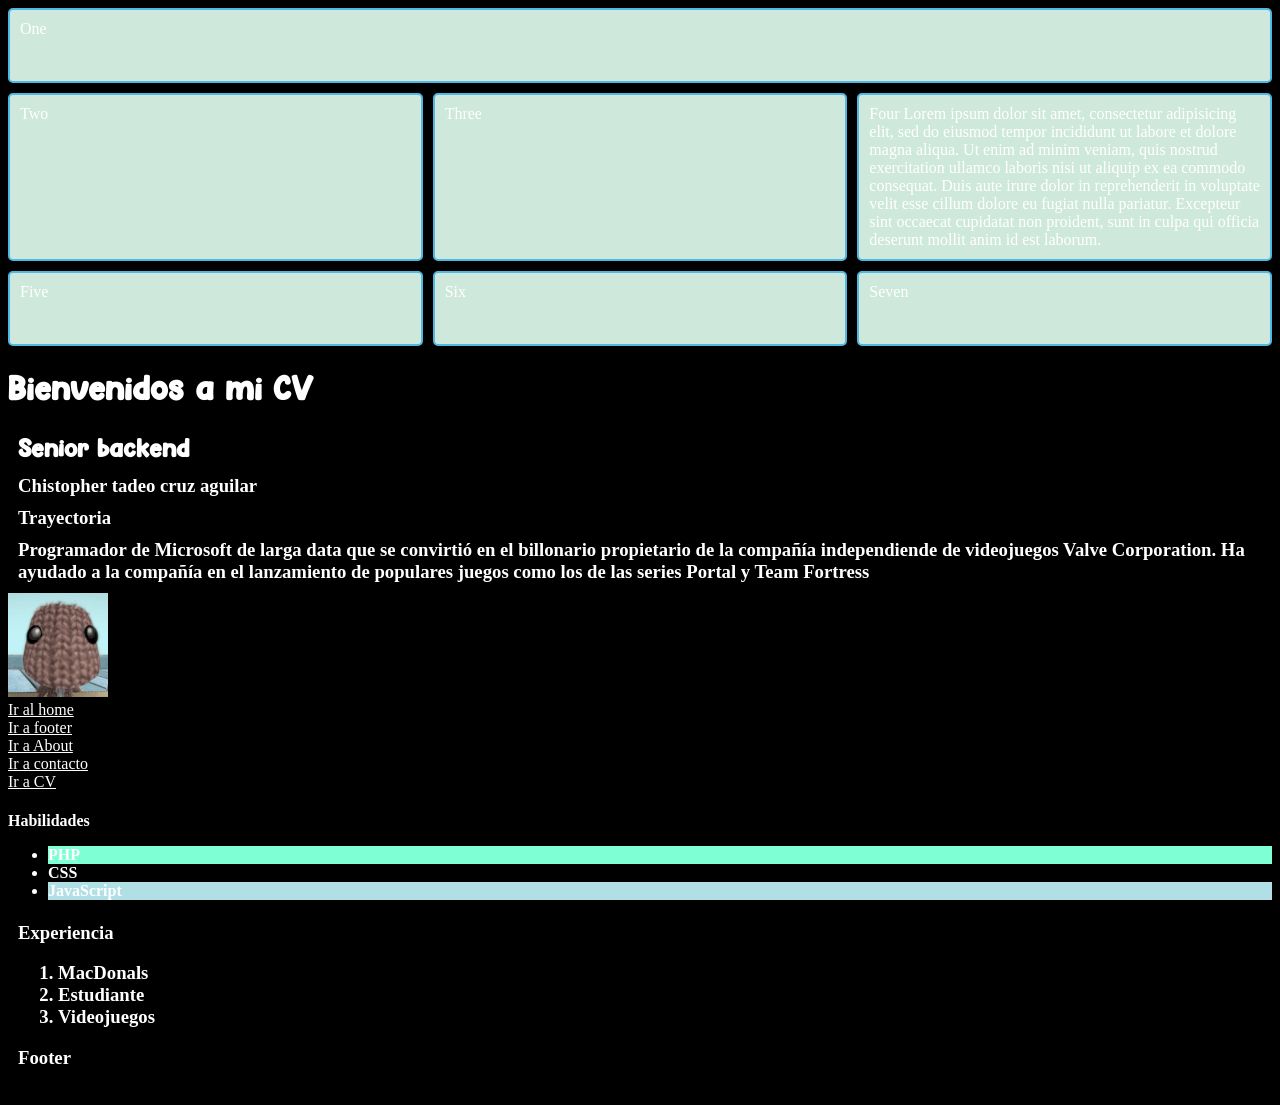
<file: index.html>
<!DOCTYPE html>
<html lang="en">
<head>
    <meta charset="UTF-8">
    <meta name="viewport" content="width=device-width, initial-scale=1.0">
    <title>MiPaginaWeb</title>
    
    <link rel="stylesheet" type="text/css" href="public/css/style.css">
    <style>
        body{
            background-color: black;
            color:white;
        }
    </style>
</head>
<body>

    
    <div class="container">

		  <div class="one">
		  	One
		  </div>
		  <div>Two</div>
		  <div>Three</div>
		  <div>Four Lorem ipsum dolor sit amet, consectetur adipisicing elit, sed do eiusmod
		  tempor incididunt ut labore et dolore magna aliqua. Ut enim ad minim veniam,
		  quis nostrud exercitation ullamco laboris nisi ut aliquip ex ea commodo
		  consequat. Duis aute irure dolor in reprehenderit in voluptate velit esse
		  cillum dolore eu fugiat nulla pariatur. Excepteur sint occaecat cupidatat non
		  proident, sunt in culpa qui officia deserunt mollit anim id est laborum.</div>
		  <div>Five</div>
		  <div>Six</div>
		  <div>Seven</div>
	</div>
    
    <h1>
        Bienvenidos a mi CV
    </h1>

    <h2>
        Senior backend 
    </h2>

    <h3>
        Chistopher tadeo cruz aguilar
    </h3>

    <h3>
        Trayectoria 
    </h3>

    <h3>
        Programador de Microsoft de larga data que se convirtió en el billonario propietario de la compañía independiende de videojuegos Valve Corporation. Ha ayudado a la compañía en el lanzamiento de populares juegos como los de las series Portal y Team Fortress
    </h3>


    <div>
        <img width="100" src="e.jpeg" alt="Foto de perfil">

        <br>

        <a href="index.html" style="color: white;">
            Ir al home 
        </a>

        <br>

        <a href="#footer" style="color: white;">
            Ir a footer 
        </a>

         <br>

        <a href="about.html" style="color: white;">
            Ir a About 
        </a>

        <br>

        <a href="contact.html" style="color: white;">
            Ir a contacto  
        </a>

        <br>
        
        <a href="Views/work.html" style="color: white;">
            Ir a CV
        </a>

    </div>

    <div id = "Listas" >

        <h4>
        Habilidades
        <ul>
            <li>
                PHP
            </li>
            <li>
                CSS
            </li>
            <li>
                JavaScript
            </li>
        </ul>
    </h4>


    <h3>
        Experiencia
        <ol>
            <li>
                MacDonals
            </li>
            <li>
                Estudiante
            </li>
            <li>
                Videojuegos
            </li>
        </ol>
    </h3>

    </div>

    <div id ="footer">
        <h3>
            Footer 
        </h3>

    </div>

    <br>



</body>
</html>
</file>
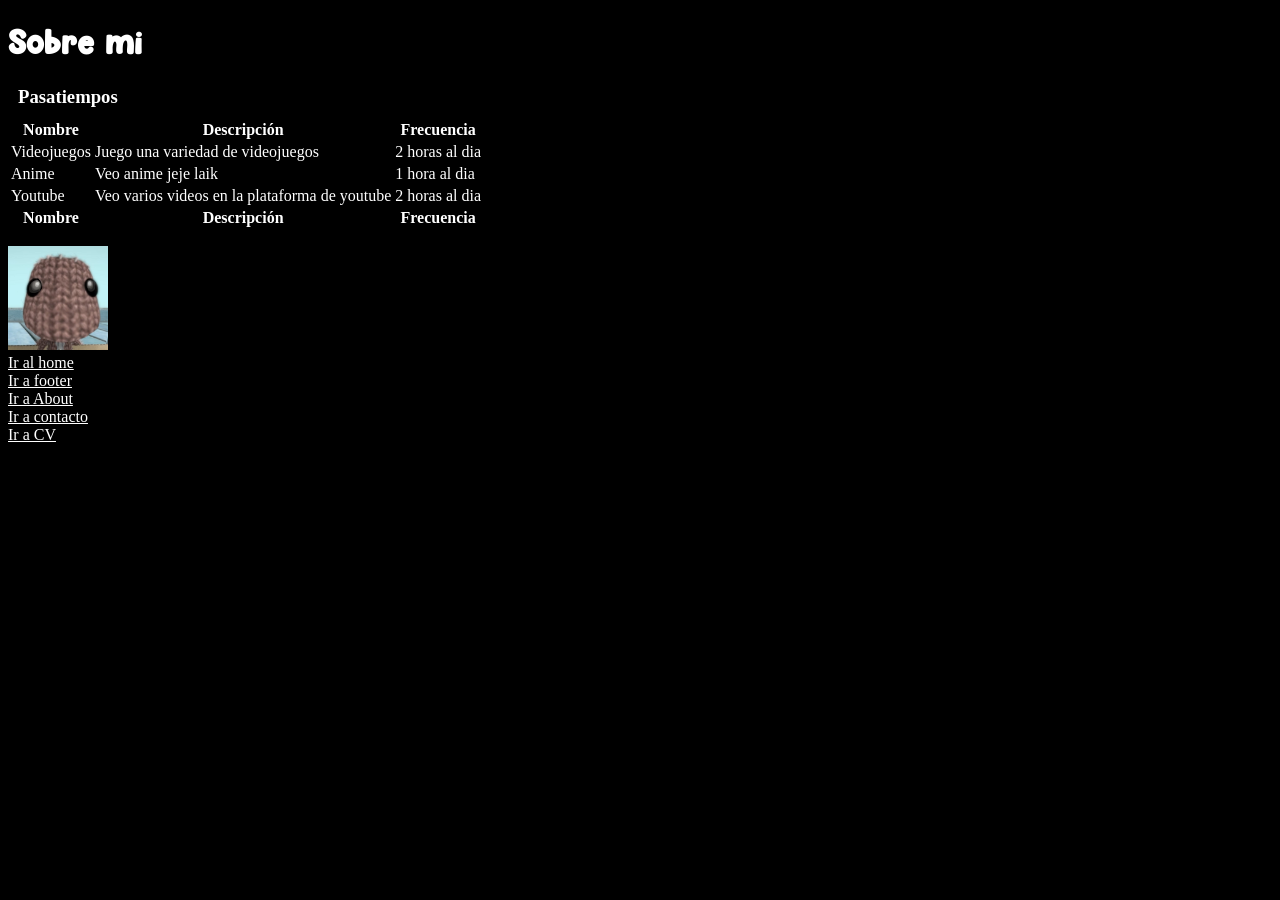
<file: about.html>
<!DOCTYPE html>
<html lang="en">
<head>
    <meta charset="UTF-8">
    <meta name="viewport" content="width=device-width, initial-scale=1.0">
    <title>Sobre mi</title>

    <link rel="stylesheet" type="text/css" href="../public/css/style.css">
    <style>
        body{
            background-color: black;
            color:white;
        }
    </style>

</head>
<body>
    <h1>
        Sobre mi 
    </h1>

    <h3>
        Pasatiempos
    </h3>

    <div id="contenido">
        <table>
            <thead>
                <th>
                    Nombre
                </th>
                <th>
                    Descripción
                </th>
                <th>
                    Frecuencia 
                </th>
            </thead>
            <tbody>
                <tr>
                    <td>
                        Videojuegos
                    </td>
                    <td>
                        Juego una variedad de videojuegos
                    </td>
                    <td>
                        2 horas al dia
                    </td>
                   
                </tr>
                <tr>
                    <td>
                        Anime
                    </td>
                    <td>
                        Veo anime jeje laik
                    </td>
                    <td>
                        1 hora al dia
                    </td>
                </tr>
                <tr>
                    <td>
                        Youtube
                    </td>
                    <td>
                        Veo varios videos en la plataforma de youtube
                    </td>
                    <td>
                        2 horas al dia
                    </td>
                </tr>
            </tbody>
            <tfoot>
                <th>
                    Nombre
                </th>
                <th>
                    Descripción
                </th>
                <th>
                    Frecuencia 
                </th>
            </tfoot>
        </table>

    </div>

    <p>
        <img width="100" src="e.jpeg" alt="Foto de perfil" >

        <br>

        <a href="index.html" style="color: white;">
            Ir al home 
        </a>

        <br>

        <a href="#footer" style="color: white;">
            Ir a footer 
        </a>

         <br>

        <a href="about.html" style="color: white;">
            Ir a About 
        </a>

        <br>

        <a href="contact.html" style="color: white;">
            Ir a contacto  
        </a>

        <br>
        
        <a href="Views/work.html" style="color: white;">
            Ir a CV
        </a>
    </p>
    
</body>
</html>
</file>
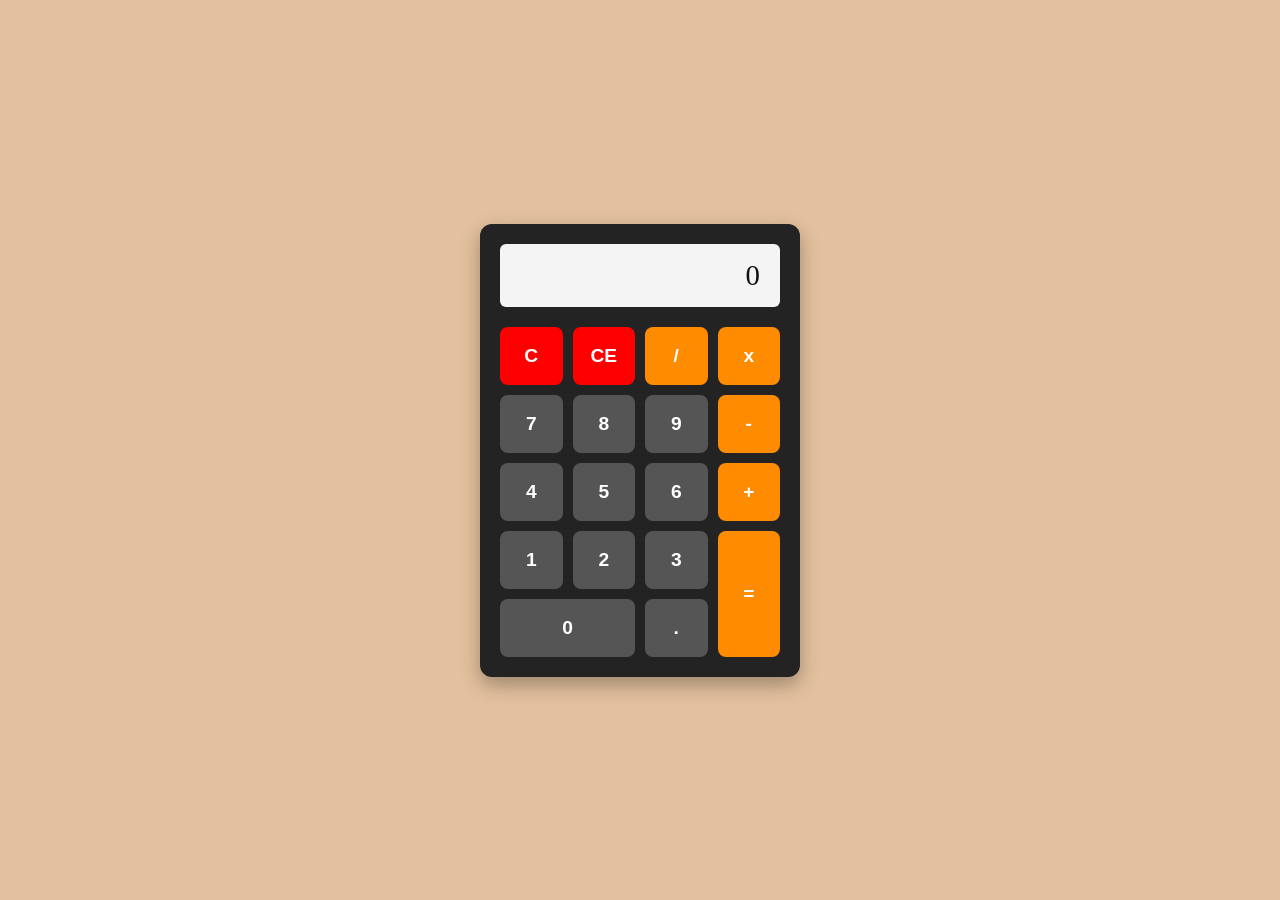
<file: calculate.html>
<!DOCTYPE html>
<html lang="es">
<head>
  <meta charset="UTF-8">
  <meta name="viewport" content="width=device-width, initial-scale=1.0">
  <title>Calculadora Sencilla</title>
  <style>
    * {
      box-sizing: border-box;
      margin: 0;
      padding: 0;
      font-family: 'Arial', sans-serif;
    }

    body {
      background-color: #e3c19e;
      display: flex;
      justify-content: center;
      align-items: center;
      min-height: 100vh;
    }

    /* Contenedor de la calculadora */
    .calculator {
      background-color: #232323;
      width: 320px;
      padding: 20px;
      border-radius: 12px;
      box-shadow: 0px 8px 20px rgba(0, 0, 0, 0.3);
    }

    /* Pantalla */
    .display {
      background-color: #f4f4f4;
      color: #111;
      font-family: 'Times New Roman', serif;
      font-size: 1.8rem;
      text-align: right;
      padding: 15px 20px;
      border-radius: 6px;
      margin-bottom: 20px;
      min-height: 60px;
      display: flex;
      align-items: center;
      justify-content: flex-end;
    }

    /* Distribución en Grid */
    .buttons {
      display: grid;
      grid-template-columns: repeat(4, 1fr);
      gap: 10px;
    }

    /* Botones */
    .btn {
      border: none;
      border-radius: 8px;
      font-size: 1.2rem;
      font-weight: bold;
      color: #ffffff;
      padding: 18px 0;
      cursor: pointer;
      display: flex;
      justify-content: center;
      align-items: center;
    }

    .btn:active {
      transform: scale(0.96);
    }

    .btn-gray { background-color: #555555; }
    .btn-gray:hover { background-color: #666666; }

    .btn-red { background-color: #ff0000; }
    .btn-red:hover { background-color: #e60000; }

    .btn-orange { background-color: #ff8c00; }
    .btn-orange:hover { background-color: #e07b00; }

    .btn-zero { grid-column: span 2; }
    .btn-equal { grid-row: span 2; height: 100%; }
  </style>
</head>
<body>

  <div class="calculator">
    <!-- Pantalla -->
    <div id="pantalla" class="display">0</div>

    <!-- Botones -->
    <div class="buttons">
      <!-- Fila 1 -->
      <button class="btn btn-red" onclick="limpiarC()">C</button>
      <button class="btn btn-red" onclick="limpiarCE()">CE</button>
      <button class="btn btn-orange" onclick="operar('/')">/</button>
      <button class="btn btn-orange" onclick="operar('x')">x</button>

      <!-- Fila 2 -->
      <button class="btn btn-gray" onclick="pressNumero('7')">7</button>
      <button class="btn btn-gray" onclick="pressNumero('8')">8</button>
      <button class="btn btn-gray" onclick="pressNumero('9')">9</button>
      <button class="btn btn-orange" onclick="operar('-')">-</button>

      <!-- Fila 3 -->
      <button class="btn btn-gray" onclick="pressNumero('4')">4</button>
      <button class="btn btn-gray" onclick="pressNumero('5')">5</button>
      <button class="btn btn-gray" onclick="pressNumero('6')">6</button>
      <button class="btn btn-orange" onclick="operar('+')">+</button>

      <!-- Fila 4 -->
      <button class="btn btn-gray" onclick="pressNumero('1')">1</button>
      <button class="btn btn-gray" onclick="pressNumero('2')">2</button>
      <button class="btn btn-gray" onclick="pressNumero('3')">3</button>
      <button class="btn btn-orange btn-equal" onclick="calcular()">=</button>

      <!-- Fila 5 -->
      <button class="btn btn-gray btn-zero" onclick="pressNumero('0')">0</button>
      <button class="btn btn-gray" onclick="pressNumero('.')">.</button>
    </div>
  </div>

  <script>
    
    
    let num1 = '';
    let num2 = '';
    var ope = '';

    let pantalla = document.getElementById('pantalla');

    
    function pressNumero(n) {
      if (ope === '') {
        num1 += n;
        pantalla.innerText = num1;
      } else {
        num2 += n;
        pantalla.innerText = num1 + ope + num2;
      }
    }

    
    function operar(o) {
      if (num1 !== '') {
        ope = o;
        pantalla.innerText = num1 + ope;
      }
    }

    
    function calcular() {
      if (num1 !== '' && num2 !== '' && ope !== '') {
        
        let expresion = num1 + ope + num2;

        expresion = expresion.replace('x', '*');

        let resultado = eval(expresion);

        pantalla.innerText = resultado;

        num1 = resultado.toString();
        num2 = '';
        ope = '';
      }
    }

    
    function limpiarC() {
      num1 = '';
      num2 = '';
      ope = '';
      pantalla.innerText = '0';
    }

    
    function limpiarCE() {
      if (num2 !== '') {
        num2 = '';
        pantalla.innerText = num1 + ope;
      } else if (ope !== '') {
        ope = '';
        pantalla.innerText = num1;
      } else {
        num1 = '';
        pantalla.innerText = '0';
      }
    }
  </script>

</body>
</html>
</file>
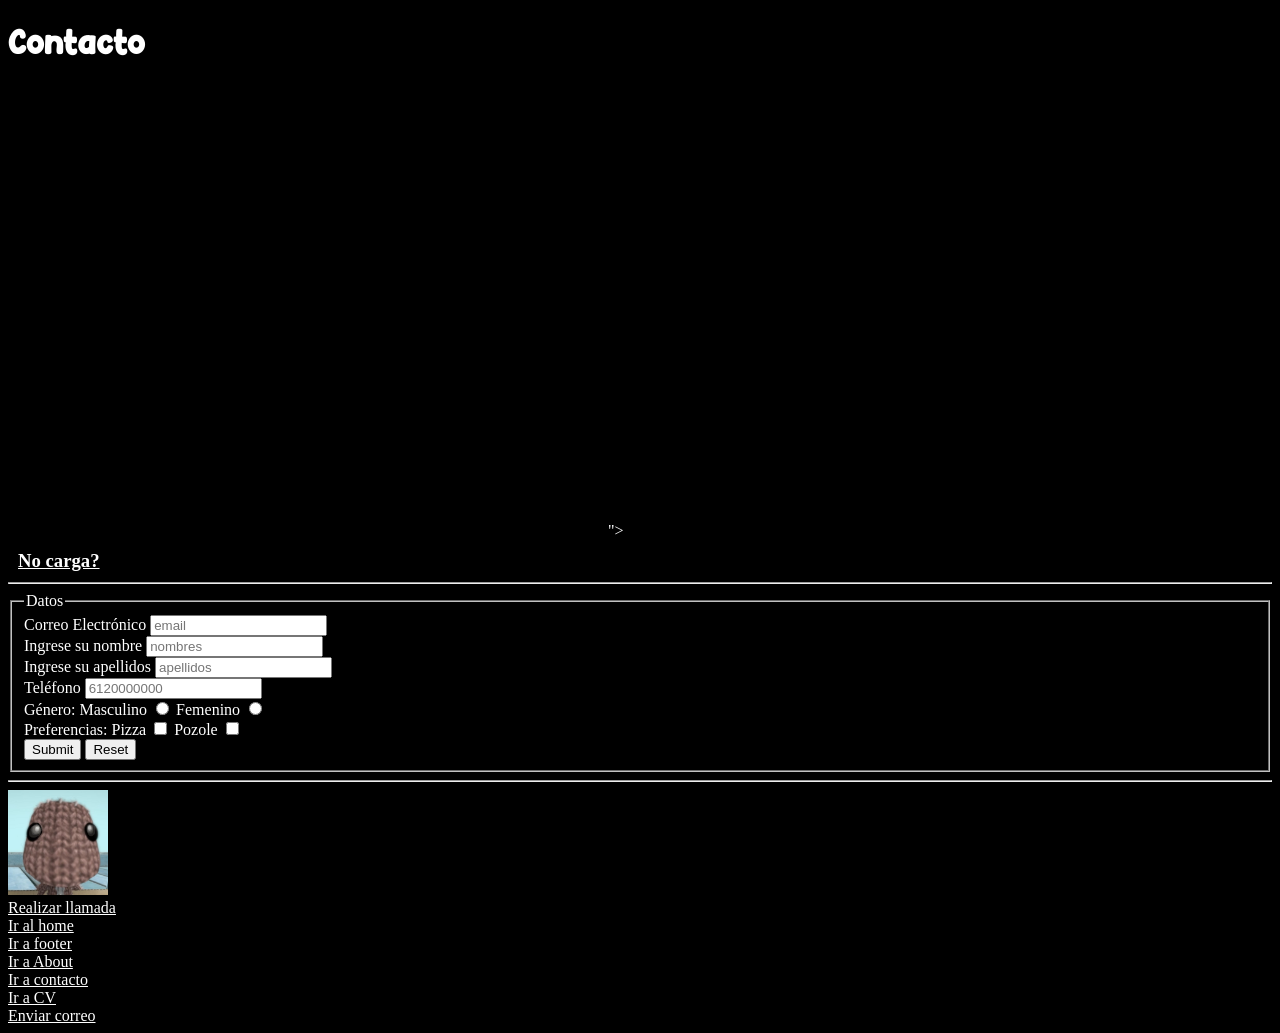
<file: contact.html>
<!DOCTYPE html>
<html lang="en">
<head>
    <meta charset="UTF-8">
    <meta name="viewport" content="width=device-width, initial-scale=1.0">
    <title>Contacto</title>

    <link rel="stylesheet" type="text/css" href="../public/css/style.css">  
    <style>
        body{
            background-color: black;
            color:white;
        }
    </style>
</head>
<body>
    <h1>
        Contacto
    </h1>

    <iframe src="https://www.google.com/maps/embed?pb=!1m14!1m12!1m3!1d3240.6374325733414!2d-110.3247002998546!3d24.1203907368143!2m3!1f0!2f0!3f0!3m2!1i1024!2i768!4f13.1!5e0!3m2!1ses-419!2sus!4v1790036752324!5m2!1ses-419!2sus"
     width="600" height="450" style="border:0;" allowfullscreen="" loading="lazy" referrerpolicy="strict-origin-when-cross-origin"></iframe>">

    <br>

    <a href="https://www.google.com/maps" target="_blank" style="color: white;" >

        <h3>
            No carga?
        </h3>
    </a>

    <div>
         <hr>
            <form action="">
                <fieldset>
                    <legend>
                        Datos
                    </legend>
                    <div>
                        <label for="email_address">
                            Correo Electrónico
                        </label>
                        <input type="email" placeholder="email" id="email_address">
                    </div>
                    
                    <div>
                        <label for="name_user">
                            Ingrese su nombre
                        </label>
                        <input type="text" placeholder="nombres" id="name_user">
                    </div>
                    
                    <div>
                        <label for="Lastname_user">
                            Ingrese su apellidos
                        </label>
                        <input type="text" placeholder="apellidos" id="Lastname_user">
                        <br>
                        <label for="phone_user">
                            Teléfono
                        </label>
                        <input type="number" placeholder="6120000000" id="phone_user">
                    </div>
                    
                    <div>
                        <label for="">
                            Género:
                        </label>
                        <label for="">
                            Masculino
                        </label>
                        <input type="radio" name="gender" value="M">
                        <label for="">
                            Femenino
                        </label>
                        <input type="radio" name="gender" value="F">
                    </div>

                    <div>
                        <label for="">
                            Preferencias:
                        </label>
                        <label for="">
                            Pizza
                        </label>
                        <input type="checkbox" placeholder="">
                        <label for="">
                            Pozole
                        </label>
                        <input type="checkbox" placeholder="">
                    </div>

                    <div>
                        <input type="submit">
                        <input type="reset">
                    </div>
                </fieldset>
            </form>
        <hr>
    </div>

    <div id="enlaces">
        <img width="100" src="e.jpeg" alt="Foto de perfil">
       

        <br>

        <a href="tel=6120000000"style="color: white;">
            Realizar llamada
        </a>

        <br>

        <a href="index.html" style="color: white;">
            Ir al home 
        </a>

        <br>

        <a href="#footer" style="color: white;">
            Ir a footer 
        </a>

         <br>

        <a href="about.html" style="color: white;">
            Ir a About 
        </a>

        <br>

        <a href="contact.html" style="color: white;">
            Ir a contacto  
        </a>

        <br>

        <a href="Views/work.html" style="color: white;">
            Ir a CV
        </a>

        <br>

        <a href="mailto:correo@ejemplo.com" style="color: white;">
        Enviar correo
        </a>
    </div>

</body>
</html>
</file>
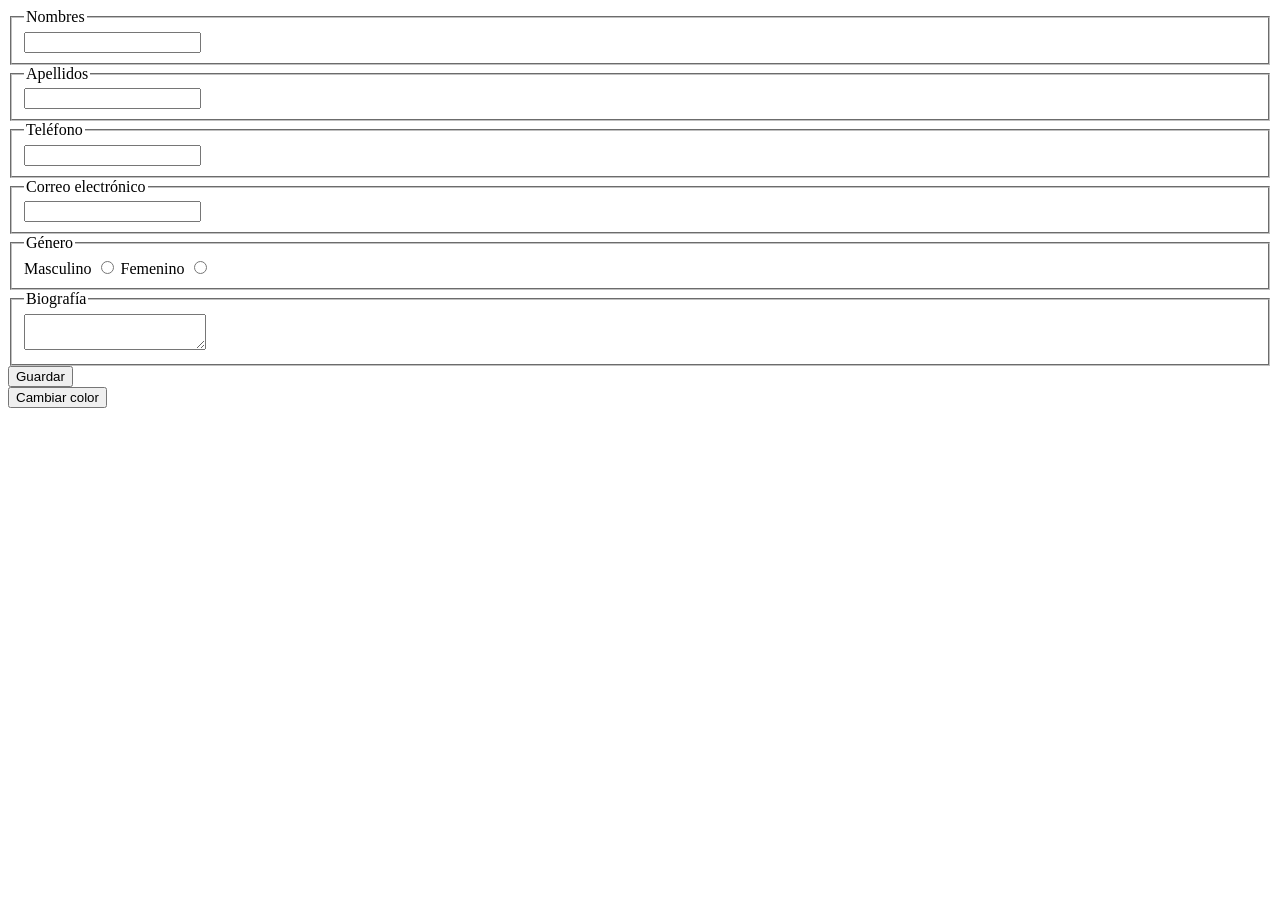
<file: eventos.html>
<!DOCTYPE html>
<html>
<head>
	<meta charset="utf-8">
	<meta name="viewport" content="width=device-width, initial-scale=1">
	<title>
		Eventos
	</title>
</head>
<body>

	<div>
		
		<form>
			<fieldset>
				<legend>Nombres</legend>
				<input type="text" name="" onkeydown="return validarletra(event)" required>
			</fieldset>

			<fieldset>
				<legend>Apellidos</legend>
				<input type="text" name="" required>
			</fieldset>

			<fieldset>
				<legend>Teléfono</legend>
				<input type="number" name="" required>
			</fieldset>

			<fieldset>
				<legend>Correo electrónico</legend>
				<input type="email" name="" required>
			</fieldset>

			<fieldset>
				<legend>Género</legend>
                    <label for="">
                        Masculino
                    </label>
                    <input type="radio" name="gender" value="M">
                    <label for="">
                        Femenino
                    </label>
                    <input type="radio" name="gender" value="F">
			</fieldset>

			<fieldset>
				<legend>Biografía</legend>
				<textarea required></textarea >
			</fieldset>

			<button>
				Guardar
			</button>
		</form>

	</div>

	<button onclick="cambiarColor()">
		Cambiar color
	</button>

	<script>

		function soloLetrasYnumeros(e) {
		    var tecla = e.key.toLowerCase();
		    return /^[a-zñáéíóúü\s0-9.]+$/.test(tecla);
		}

		function soloLetras(e) {
		    var tecla = e.key.toLowerCase();
		    return /^[a-zñáéíóúü\s]$/i.test(tecla);
		}

		/*=============================================
		    =   Funcion solo números    =
		=============================================*/

		function soloNumeros(e) {
		    var tecla = e.key.toLowerCase();
		    return /^[0-9.]$/.test(tecla);
		}

		function validarletra(e)
		{
			const numbers = [0,1,2,3,4,5,6,7,8,9]
			console.log(e.key)
			if (numbers.includes(parseInt(e.key)))	
				return false;

			return true
		}
		
		function cambiarColor()
		{
			document.body.style.backgroundColor = getRandomColor()
		}

		function getRandomColor() {
		  var letters = '0123456789ABCDEF';
		  var color = '#';
		  for (var i = 0; i < 6; i++) {
		    color += letters[Math.floor(Math.random() * 16)];
		  }
		  return color;
		}

	</script>

</body>
</html>
</file>
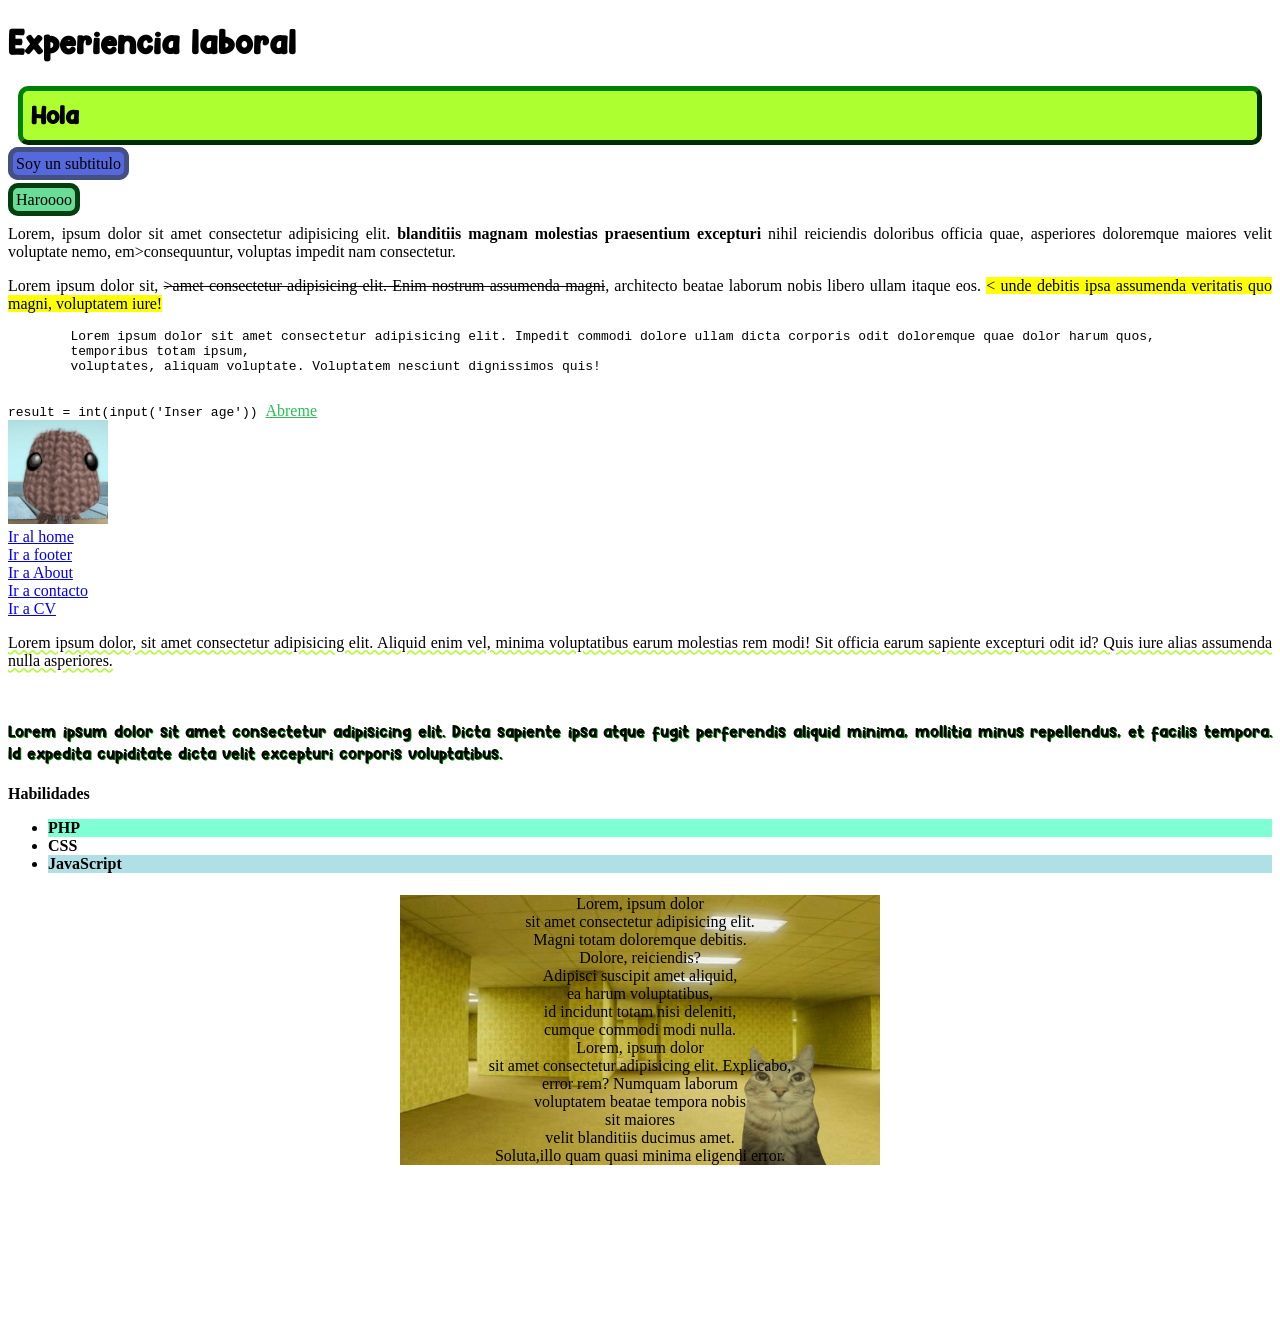
<file: Views/work.html>
<!DOCTYPE html>
<html lang="en">
<head>
    <meta charset="UTF-8">
    <meta name="viewport" content="width=device-width, initial-scale=1.0">
    <title>work</title>

    <link rel="stylesheet" type="text/css" href="../public/css/style.css">

</head>
<h1>
    Experiencia laboral
</h1>

    <h2 class="prueba">
        Hola
    </h2>
    

    <label class="prueba1" >
        Soy un subtitulo
    </label>

    <br>
    <br>

    <label class="prueba0" >
    Haroooo
    </label> 
    
    <br>

    <p class="my_parag">
        Lorem, ipsum dolor sit amet consectetur adipisicing elit. 
        <b> blanditiis magnam molestias praesentium excepturi </b> 
        nihil reiciendis doloribus officia quae, asperiores doloremque maiores velit voluptate nemo, 
        em>consequuntur, voluptas impedit nam consectetur</em>.

    </p>
    

    <p>
        Lorem ipsum dolor sit, <del>>amet consectetur adipisicing elit. Enim nostrum assumenda magni</del>,
        architecto beatae laborum nobis libero ullam itaque eos. 
        <mark>< unde debitis ipsa assumenda veritatis quo magni, voluptatem iure!</mark>
    </p>


    <pre>
        Lorem ipsum dolor sit amet consectetur adipisicing elit. Impedit commodi dolore ullam dicta corporis odit doloremque quae dolor harum quos, 
        temporibus totam ipsum, 
        voluptates, aliquam voluptate. Voluptatem nesciunt dignissimos quis!
    </pre>

    <code>
        result = int(input('Inser age'))
    </code>

    <a href="Views/e.jpeg" download="" style="color: rgb(41, 190, 88);">
        Abreme 
    </a>


<body>
    <div class="enlaces">
        <img width="100" src="e.jpeg" alt="Foto de perfil" >

        <br>

        <a href="../index.html" >
            Ir al home 
        </a>

        <br>

        <a href="#footer" >
            Ir a footer 
        </a>

         <br>

        <a href="../about.html" >
            Ir a About 
        </a>

        <br>

        <a href="../contact.html" >
            Ir a contacto  
        </a>

        <br>
        
        <a href="work.html" >
            Ir a CV
        </a>

    </div>

    <p class="p1" >
        Lorem ipsum dolor, sit amet consectetur adipisicing elit. Aliquid enim vel, minima voluptatibus earum molestias rem modi!
         Sit officia earum sapiente excepturi odit id? Quis iure alias assumenda nulla asperiores.
    </p>
    
    <br>
    
    <p class="my_p_w_shadow">
        Lorem ipsum dolor sit amet consectetur adipisicing elit. Dicta sapiente ipsa atque fugit perferendis aliquid minima, mollitia minus repellendus, et facilis tempora. 
        Id expedita cupiditate dicta velit excepturi corporis voluptatibus.
    </p>
    


    <div id = "Listas" >

    <h4>
        Habilidades
        <ul>
            <li>
                PHP
            </li>
            <li>
                CSS
            </li>
            <li>
                JavaScript
            </li>
        </ul>
    </h4>

    <div class="bi">
        Lorem, ipsum dolor <br>sit amet consectetur adipisicing elit. <br> Magni totam doloremque debitis. <br> 
        Dolore, reiciendis?<br> Adipisci suscipit amet aliquid, <br>ea harum voluptatibus, <br>
        id incidunt totam nisi deleniti, <br> cumque commodi modi nulla. <br>
        Lorem, ipsum dolor <br> sit amet consectetur adipisicing elit. Explicabo, <br>
        error rem? Numquam laborum  <br>voluptatem beatae tempora nobis <br>
        sit maiores <br>velit blanditiis ducimus amet. <br> 
        Soluta,illo quam quasi minima eligendi error.
    </div>

    <br>


    <br><br><br><br><br><br><br><br>

</body>
</html>
</file>
<file: public/css/style.css>
@font-face {
    font-family: "myStyle";
    src: url("../fonts/Hey\ Comic.ttf");
}

.my_p_w_shadow{
    text-shadow: green 1px 1px 0px;
    font-family: "myStyle";
}

p{
    text-align: justify;
}


h1,h2{
    font-family:"myStyle";
}

.p1{
    text-align: justify;
    text-decoration: greenyellow wavy underline;
}

.my_parag:hover{
    background-color: red;
    
}

.enlaces:hover{
    background-color: blueviolet;
}

ul li:hover{
    background-color: brown;
    color: white;
}

ul li:first-child{
    background-color: aquamarine;
}

ul li:last-child{
    background-color: powderblue;
}

.prueba{
    background-color: greenyellow;
    border: 5px outset green;
    border-radius: 10px;
    padding: 8px;
}

.prueba1{
    background-color: rgb(85, 105, 221);
    border: 5px solid rgb(68, 80, 131);
    border-radius: 10px;
    padding: 3px;
}

.prueba0{
    position: sticky;
    top: 15px;
    background-color: rgb(105, 221, 151);
    border: 5px solid rgb(5, 63, 17);
    border-radius: 10px;
    padding: 3px;
}

h2,h3{
    margin: 10px;
}


.bi{
    text-align: center;
    background-image: url("../../image/imagen.jpg");
    background-size: contain; 
    background-repeat: no-repeat;
    background-position: center;
    
}

.container > div {
  border-radius: 5px;
  padding: 10px;
  background-color: rgb(207 232 220);
  border: 2px solid rgb(79 185 227);
}

.one{

	grid-column: 1 / 4;
	grid-row: 1;
}

.container{

	display: grid;
	grid-template-columns: repeat(3, 1fr);;
	/*grid-template-rows: 100px;*/
	grid-auto-rows: minmax(75px, auto);
	gap: 10px;

}
</file>
